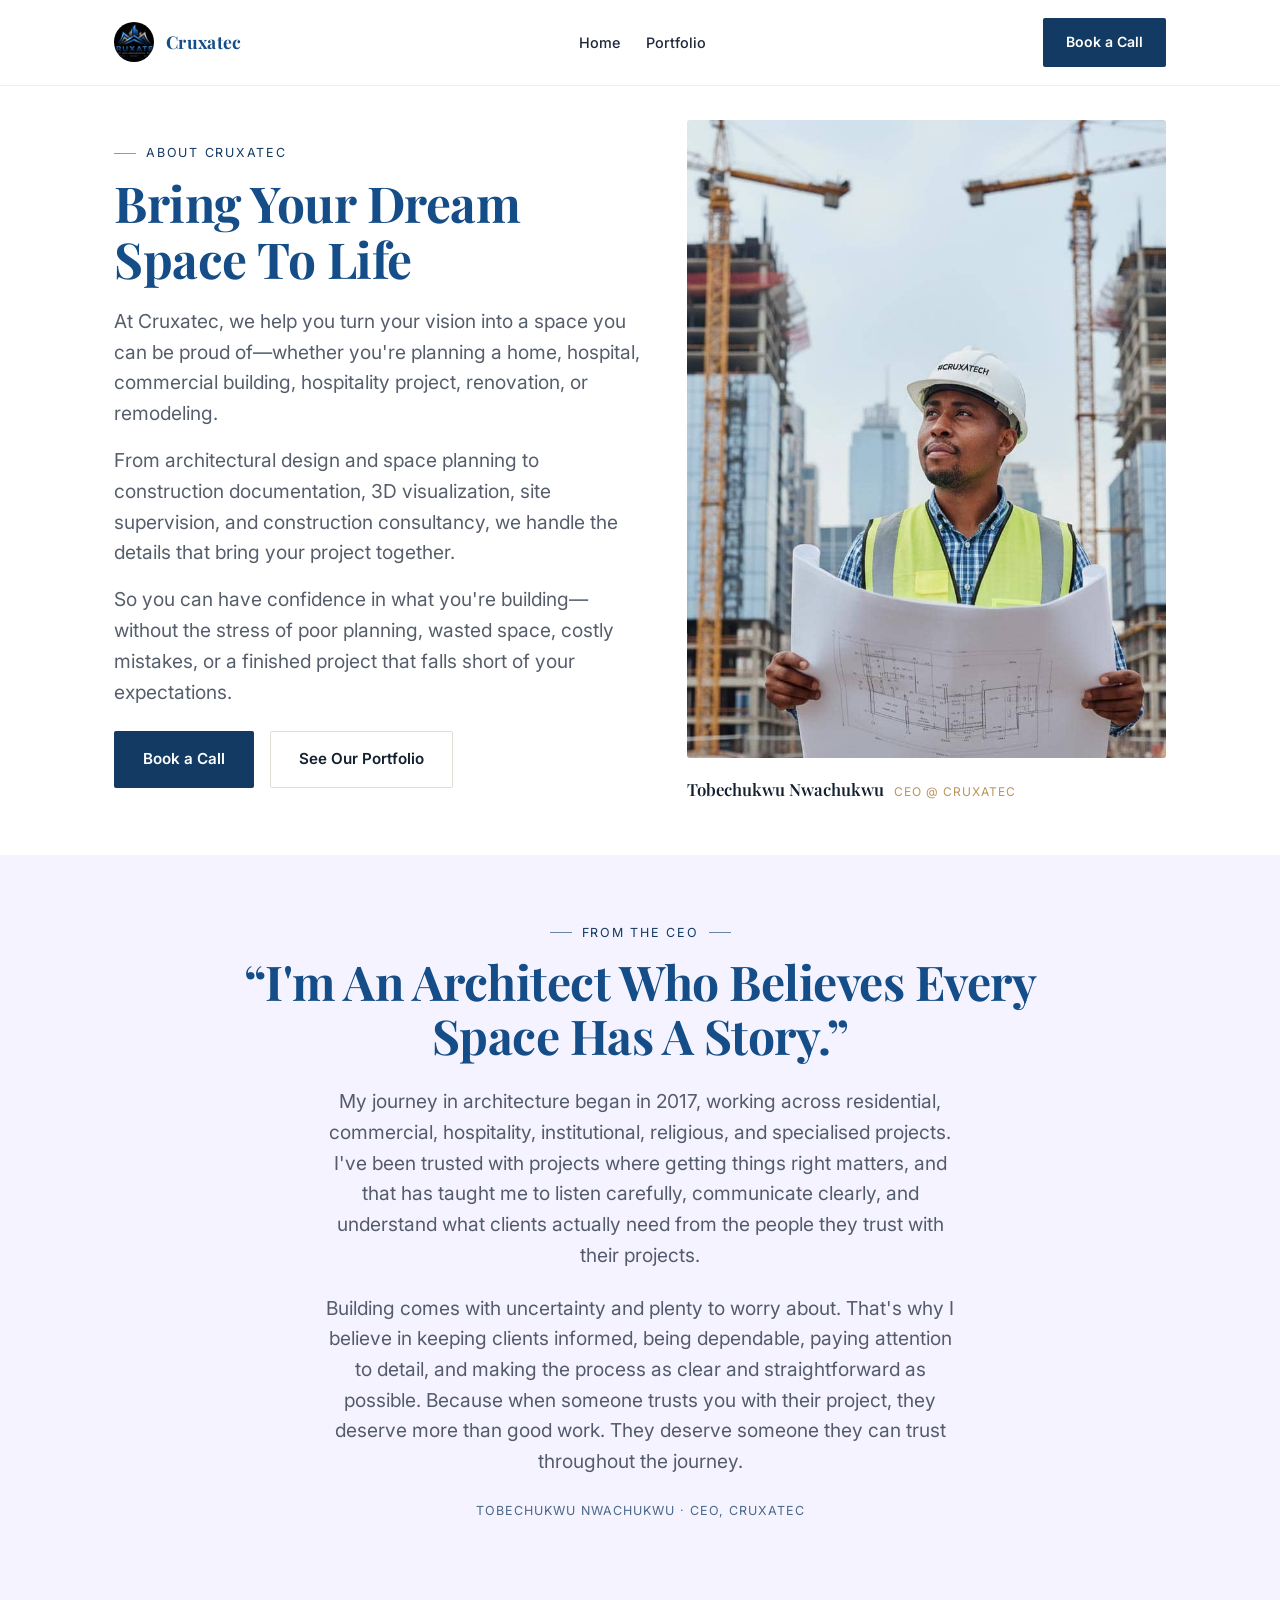
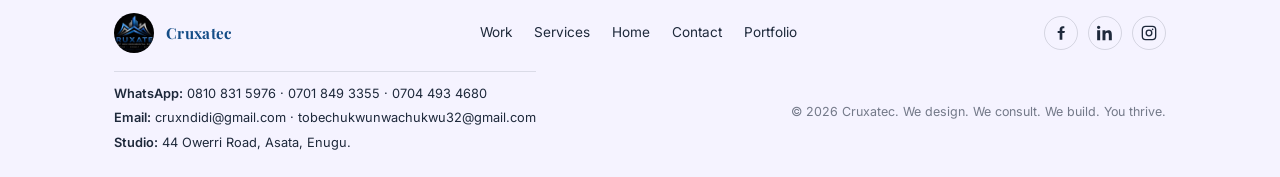
<file: about.html>
<!doctype html>
<html lang="en">
<head>
<script>
  document.documentElement.classList.add('js');
  // Failsafe: if main.js never loads/runs for any reason (blocked,
  // 404, offline, etc.), don't leave the page permanently blank.
  window.addEventListener('load', function () {
    setTimeout(function () {
      var els = document.querySelectorAll('.reveal:not(.is-visible)');
      for (var i = 0; i < els.length; i++) els[i].classList.add('is-visible');
    }, 2500);
  });
</script>
<meta charset="UTF-8">
<meta name="viewport" content="width=device-width, initial-scale=1">
<title>About — Cruxatec</title>
<meta name="description" content="Cruxatec helps you turn your vision into a space you can be proud of — architectural design, consultancy, and construction guidance from concept through completion.">
<link rel="icon" href="assets/img/logo.jpg">
<link rel="preconnect" href="https://fonts.googleapis.com">
<link rel="preconnect" href="https://fonts.gstatic.com" crossorigin>
<link href="https://fonts.googleapis.com/css2?family=Playfair+Display:wght@500;600;700&family=Space+Grotesk:wght@500;600;700&family=Inter:wght@400;500;600;700&display=swap" rel="stylesheet">
<link rel="stylesheet" href="assets/css/style.css">
</head>
<body class="theme-cruxatec">

<!-- ============ MINIMAL NAV ============ -->
<header class="nav about-nav">
  <div class="container">
    <a href="index.html" class="brand"><img src="assets/img/logo.jpg" alt="Cruxatec"> Cruxatec</a>
    <nav>
      <ul class="nav-links">
        <li><a href="index.html">Home</a></li>
        <li><a href="portfolio.html">Portfolio</a></li>
      </ul>
    </nav>
    <div class="nav-actions">
      <a href="https://calendly.com/cruxndidi/30min" target="_blank" rel="noopener" class="btn btn-primary">Book a Call</a>
      <button class="nav-toggle" aria-label="Toggle menu"><span></span></button>
    </div>
  </div>
</header>

<!-- ============ ABOUT INTRO ============ -->
<section class="section section--light about-lead">
  <div class="container">
    <div class="about-intro-grid">
      <div class="reveal">
        <p class="eyebrow">About Cruxatec</p>
        <h1>Bring Your Dream Space To Life</h1>
        <p class="lede">At Cruxatec, we help you turn your vision into a space you can be proud of—whether you're planning a home, hospital, commercial building, hospitality project, renovation, or remodeling.</p>
        <p class="lede">From architectural design and space planning to construction documentation, 3D visualization, site supervision, and construction consultancy, we handle the details that bring your project together.</p>
        <p class="lede">So you can have confidence in what you're building—without the stress of poor planning, wasted space, costly mistakes, or a finished project that falls short of your expectations.</p>
        <div class="btn-row" style="justify-content:flex-start;">
          <a href="https://calendly.com/cruxndidi/30min" target="_blank" rel="noopener" class="btn btn-primary">Book a Call</a>
          <a href="portfolio.html" class="btn btn-outline" style="border-color:var(--paper-line); color:var(--text-dark);">See Our Portfolio</a>
        </div>
      </div>

      <div class="ceo-portrait-wrap reveal">
        <img src="assets/img/ceo-portrait-onsite.jpg" alt="Tobechukwu Nwachukwu, CEO of Cruxatec, on site at a construction project wearing a #CRUXATECH hard hat">
        <p class="ceo-caption"><strong>Tobechukwu Nwachukwu</strong><span>CEO @ Cruxatec</span></p>
      </div>
    </div>
  </div>
</section>

<!-- ============ FROM THE CEO ============ -->
<section class="section section--dark section--compact">
  <div class="container">
    <div class="statement reveal">
      <p class="eyebrow is-center">From The CEO</p>
      <h2>&ldquo;I'm An Architect Who Believes Every Space Has A Story.&rdquo;</h2>
      <p class="lede">My journey in architecture began in 2017, working across residential, commercial, hospitality, institutional, religious, and specialised projects. I've been trusted with projects where getting things right matters, and that has taught me to listen carefully, communicate clearly, and understand what clients actually need from the people they trust with their projects.</p>
      <p class="lede">Building comes with uncertainty and plenty to worry about. That's why I believe in keeping clients informed, being dependable, paying attention to detail, and making the process as clear and straightforward as possible. Because when someone trusts you with their project, they deserve more than good work. They deserve someone they can trust throughout the journey.</p>
      <p class="ceo-signoff">Tobechukwu Nwachukwu &middot; CEO, Cruxatec</p>
    </div>
  </div>
</section>

<!-- ============ FOOTER ============ -->
<footer>
  <div class="container footer-grid">
    <div class="footer-top">
      <a href="index.html" class="brand"><img src="assets/img/logo.jpg" alt="Cruxatec"> Cruxatec</a>
      <ul class="footer-links">
        <li><a href="index.html#work">Work</a></li>
        <li><a href="index.html#services">Services</a></li>
        <li><a href="index.html">Home</a></li>
        <li><a href="index.html#contact">Contact</a></li>
        <li><a href="portfolio.html">Portfolio</a></li>
      </ul>
      <div class="footer-social">
        <a href="https://www.facebook.com/share/1EhqqeWMND/" target="_blank" rel="noopener" aria-label="Cruxatec on Facebook">
          <svg viewBox="0 0 24 24" fill="none"><path d="M14 9V6.5C14 5.67 14.67 5 15.5 5H17V2H14.5C12.01 2 10 4.01 10 6.5V9H7V12H10V22H14V12H17L18 9H14Z" fill="currentColor"/></svg>
        </a>
        <a href="https://www.linkedin.com/in/crux-nwachukwu" target="_blank" rel="noopener" aria-label="Cruxatec on LinkedIn">
          <svg viewBox="0 0 24 24" fill="none"><path d="M4.98 3.5C4.98 4.88 3.87 6 2.49 6C1.11 6 0 4.88 0 3.5C0 2.12 1.11 1 2.49 1C3.87 1 4.98 2.12 4.98 3.5ZM0.24 8H4.74V23H0.24V8ZM8.24 8H12.54V10.06H12.6C13.2 8.92 14.66 7.72 16.84 7.72C21.4 7.72 22.24 10.7 22.24 14.58V23H17.74V15.46C17.74 13.76 17.71 11.58 15.38 11.58C13.02 11.58 12.66 13.42 12.66 15.34V23H8.24V8Z" fill="currentColor"/></svg>
        </a>
        <a href="https://www.instagram.com/cruxnwachukwu" target="_blank" rel="noopener" aria-label="Cruxatec on Instagram">
          <svg viewBox="0 0 24 24" fill="none"><rect x="2" y="2" width="20" height="20" rx="5" stroke="currentColor" stroke-width="2"/><circle cx="12" cy="12" r="4.2" stroke="currentColor" stroke-width="2"/><circle cx="17.4" cy="6.6" r="1.2" fill="currentColor"/></svg>
        </a>
      </div>
    </div>
    <div class="footer-bottom">
      <div class="footer-contact">
        <span><strong>WhatsApp:</strong> <a href="https://wa.me/2348108315976">0810 831 5976</a> · <a href="https://wa.me/2347018493355">0701 849 3355</a> · <a href="https://wa.me/2347044934680">0704 493 4680</a></span>
        <span><strong>Email:</strong> <a href="mailto:cruxndidi@gmail.com">cruxndidi@gmail.com</a> · <a href="mailto:tobechukwunwachukwu32@gmail.com">tobechukwunwachukwu32@gmail.com</a></span>
        <span><strong>Studio:</strong> 44 Owerri Road, Asata, Enugu.</span>
      </div>
      <span class="copyright">&copy; 2026 Cruxatec. We design. We consult. We build. You thrive.</span>
    </div>
  </div>
</footer>

<script src="assets/js/main.js"></script>
</body>
</html>
</file>
<file: assets/css/style.css>
/* =========================================================
   CRUXATEC — Design tokens
   Luxury architectural palette: deep navy, crisp white,
   matte black, brushed gold accents.
   ========================================================= */
:root {
  /* Navy (dark sections) */
  --ink: #0B1B2E;
  --ink-2: #10233A;
  --ink-3: #172E48;
  --ink-line: rgba(201, 178, 138, 0.18);

  /* Crisp white / paper (light sections) */
  --paper: #FFFFFF;
  --paper-2: #F5F3EE;
  --paper-line: #E2DED4;

  /* Matte black */
  --black: #111111;

  /* Text */
  --text-dark: #12202F;
  --text-dark-soft: #55606B;
  --text-light: #F5F3EE;
  --text-light-soft: #B7C0C9;

  /* Brushed gold accent (replaces bright blue) */
  --gold: #B9945C;
  --gold-bright: #D4B172;
  --blue: var(--gold);
  --blue-bright: var(--gold-bright);
  --blue-deep: #8A6E42;
  --silver: #C9B58C;

  /* Type — elegant serif display, clean sans body */
  --font-display: "Playfair Display", "Georgia", serif;
  --font-body: "Inter", -apple-system, "Segoe UI", sans-serif;
  --font-mono: "Inter", "Segoe UI", sans-serif;

  --container: 1180px;
  --edge: clamp(20px, 5vw, 64px);
  --radius: 2px;

  /* Spacing scale — used for consistent, tighter vertical rhythm */
  --sp-1: 8px;
  --sp-2: 12px;
  --sp-3: 18px;
  --sp-4: 24px;
  --sp-5: 32px;
  --sp-6: 44px;
  --sp-7: 64px;
}

* { box-sizing: border-box; }

/* =========================================================
   HOMEPAGE ONLY — "Modern SaaS" theme
   Navy is reserved for the logo + h1/h2 text, and is also the
   single interactive accent (buttons, links, focus rings).
   Every surface runs on white or light-lavender. Scoped to
   body.theme-cruxatec so the About page (separate navy/gold
   theme) is untouched.
   ========================================================= */
body.theme-cruxatec {
  --color-logo-brand: #144D87;
  --color-bg-main: #FFFFFF;
  --color-bg-secondary: #F5F3FF;
  --color-accent-action: #123A63;
  --color-accent-hover: #0B2740;
  --color-text-body: #1E293B;

  background: var(--color-bg-main);
  color: var(--color-text-body);
}

/* All sections become light surfaces: white, or the lavender
   "secondary" tint standing in for the old dark/dim sections. */
body.theme-cruxatec .section--light,
body.theme-cruxatec .section--dark,
body.theme-cruxatec .section--dim {
  background: var(--color-bg-main);
  color: var(--color-text-body);
}
body.theme-cruxatec .section--dark,
body.theme-cruxatec .section--dim {
  background: var(--color-bg-secondary);
}
body.theme-cruxatec .section--light::before { display: none; }
body.theme-cruxatec .text-soft,
body.theme-cruxatec .lede,
body.theme-cruxatec .section--dark .lede,
body.theme-cruxatec .section--dim .lede {
  color: var(--color-text-body);
  opacity: 0.75;
}

/* Headings — navy, reserved for h1/h2 only */
body.theme-cruxatec h1,
body.theme-cruxatec h2 {
  color: var(--color-logo-brand);
}
body.theme-cruxatec .hero h1 .accent {
  background: none;
  -webkit-background-clip: initial;
  background-clip: initial;
  -webkit-text-fill-color: currentColor;
  color: var(--color-logo-brand);
}
body.theme-cruxatec h3 { color: var(--color-text-body); }

/* Eyebrow labels + links + focus rings = navy accent */
body.theme-cruxatec .eyebrow { color: var(--color-accent-action); text-shadow: none; }
body.theme-cruxatec a:hover { color: var(--color-accent-action); }
body.theme-cruxatec :focus-visible { outline-color: var(--color-accent-action); }

/* Buttons */
body.theme-cruxatec .btn-primary {
  background: var(--color-accent-action);
  color: #fff;
}
body.theme-cruxatec .btn-primary:hover { background: var(--color-accent-hover); filter: none; }
body.theme-cruxatec .btn-outline {
  border-color: var(--color-accent-action);
  color: var(--color-accent-action);
}
body.theme-cruxatec .btn-outline:hover {
  background: var(--color-accent-action);
  color: #fff;
  border-color: var(--color-accent-action);
}

/* Nav — always a clean white bar so the navy logo anchors it */
body.theme-cruxatec .nav,
body.theme-cruxatec .nav.is-scrolled {
  background: var(--color-bg-main);
  box-shadow: 0 1px 0 rgba(30,41,59,0.08);
}
body.theme-cruxatec .brand { color: var(--color-logo-brand); }
body.theme-cruxatec .nav-links { color: var(--color-text-body); }
body.theme-cruxatec .nav-links a:hover { color: var(--color-accent-action); }
body.theme-cruxatec .nav-toggle { color: var(--color-text-body); }
@media (max-width: 880px) {
  body.theme-cruxatec .nav-links {
    background: var(--color-bg-main);
    box-shadow: 0 12px 30px rgba(30,41,59,0.14);
  }
}

/* Hero — text sits directly on the video/image, no card behind
   it. A soft dark gradient overlay keeps the white headline and
   lede legible against whatever is playing behind them. */
body.theme-cruxatec .hero {
  background: var(--color-bg-secondary);
}
body.theme-cruxatec .hero-overlay {
  background:
    radial-gradient(ellipse 60% 50% at 50% 46%, rgba(8,16,28,0.42) 0%, rgba(8,16,28,0.18) 55%, transparent 78%),
    linear-gradient(180deg, rgba(8,16,28,0.4) 0%, rgba(8,16,28,0.12) 30%, rgba(8,16,28,0.22) 68%, rgba(8,16,28,0.58) 100%);
}
body.theme-cruxatec .hero h1,
body.theme-cruxatec .hero h1 .accent {
  color: #FFFFFF;
  -webkit-text-fill-color: currentColor;
  background: none;
  text-shadow: 0 2px 22px rgba(0,0,0,0.4);
}
body.theme-cruxatec .hero p.lede {
  color: #FFFFFF;
  opacity: 0.92;
  text-shadow: 0 2px 14px rgba(0,0,0,0.4);
}

/* Stats strip — lightweight, lives at the end of Our Work, not
   its own section */
body.theme-cruxatec .stats-strip {
  display: flex;
  flex-wrap: wrap;
  justify-content: center;
  gap: clamp(28px, 6vw, 72px);
  margin-top: var(--sp-6);
  padding-top: var(--sp-5);
  border-top: 1px solid rgba(30,41,59,0.1);
  text-align: center;
}
body.theme-cruxatec .stats-strip .stat-num {
  display: block;
  font-family: var(--font-display);
  font-weight: 700;
  font-size: clamp(1.7rem, 3vw, 2.3rem);
  color: var(--color-logo-brand);
}
body.theme-cruxatec .stats-strip .stat-label {
  display: block;
  font-size: 0.85rem;
  color: var(--color-text-body);
  opacity: 0.68;
  letter-spacing: 0.01em;
  margin-top: 4px;
}

/* Services — four simple blocks: bold header + description,
   no boxed cards, sitting on the lavender panel */
body.theme-cruxatec .services-blocks {
  display: grid;
  grid-template-columns: repeat(2, 1fr);
  gap: var(--sp-6) var(--sp-5);
  max-width: 920px;
  margin: 0 auto;
}
body.theme-cruxatec .service-block h3 {
  font-family: var(--font-display);
  font-weight: 600;
  font-size: 1.2rem;
  margin: 0 0 8px;
  position: relative;
  padding-left: 18px;
}
body.theme-cruxatec .service-block h3::before {
  content: "";
  position: absolute;
  left: 0; top: 0.4em;
  width: 10px; height: 2px;
  background: var(--color-accent-action);
}
body.theme-cruxatec .service-block p {
  margin: 0;
  font-size: 0.98rem;
  color: var(--color-text-body);
  opacity: 0.75;
}
@media (max-width: 700px) {
  body.theme-cruxatec .services-blocks { grid-template-columns: 1fr; text-align: center; }
  body.theme-cruxatec .service-block h3 { padding-left: 0; }
  body.theme-cruxatec .service-block h3::before { display: none; }
}

/* Cards / panels — lavender tint, never navy, never boxed hard */
body.theme-cruxatec .cta-panel {
  background: var(--color-bg-secondary);
  border: none;
}
body.theme-cruxatec .problem-fig img,
body.theme-cruxatec .approach-figs img { box-shadow: 0 16px 40px rgba(30,41,59,0.12); }

/* Footer — lavender panel per spec, charcoal text, navy hover */
body.theme-cruxatec footer {
  background: var(--color-bg-secondary);
  color: var(--color-text-body);
  border-top: none;
}
body.theme-cruxatec footer a { color: var(--color-text-body); }
body.theme-cruxatec footer a:hover { color: var(--color-accent-action); }
body.theme-cruxatec .footer-social a {
  border-color: rgba(30,41,59,0.15);
  color: var(--color-text-body);
}
body.theme-cruxatec .footer-social a:hover {
  color: var(--color-accent-action);
  border-color: var(--color-accent-action);
  transform: translateY(-2px);
}
body.theme-cruxatec .footer-contact { border-top-color: rgba(30,41,59,0.12); }
body.theme-cruxatec .footer-contact strong { color: var(--color-text-body); }
body.theme-cruxatec .copyright { color: var(--color-text-body); opacity: 0.6; }

/* No hard divider shapes between sections — color alternation
   alone handles the transitions */
body.theme-cruxatec .skyline-divider { display: none; }

html { scroll-behavior: smooth; }
@media (prefers-reduced-motion: reduce) {
  html { scroll-behavior: auto; }
  * { animation-duration: 0.01ms !important; animation-iteration-count: 1 !important; transition-duration: 0.01ms !important; scroll-behavior: auto !important; }
}

body {
  margin: 0;
  background: var(--paper);
  color: var(--text-dark);
  font-family: var(--font-body);
  font-size: 16px;
  line-height: 1.6;
  -webkit-font-smoothing: antialiased;
}

img { max-width: 100%; display: block; }
a { color: inherit; text-decoration: none; }
button { font-family: inherit; cursor: pointer; }

:focus-visible {
  outline: 2px solid var(--blue-bright);
  outline-offset: 3px;
}

.container {
  max-width: var(--container);
  margin: 0 auto;
  padding: 0 var(--edge);
}

/* =========================================================
   Eyebrow / mono labels — blueprint annotation style
   ========================================================= */
.eyebrow {
  font-family: var(--font-mono);
  font-size: 12.5px;
  letter-spacing: 0.14em;
  text-transform: uppercase;
  color: var(--blue);
  display: inline-flex;
  align-items: center;
  gap: 10px;
  margin: 0 0 var(--sp-2);
}
.eyebrow::before {
  content: "";
  width: 22px;
  height: 1px;
  background: var(--blue);
  display: block;
}
.section--dark .eyebrow { color: var(--blue-bright); }
.eyebrow.is-center { justify-content: center; }
.eyebrow.is-center::before,
.eyebrow.is-center::after { content: ""; width: 22px; height: 1px; background: currentColor; opacity: 0.6; }

/* =========================================================
   Section rhythm — alternating ink / blueprint
   ========================================================= */
.section {
  position: relative;
  padding: clamp(48px, 7vw, 92px) 0;
}
.section--light { background: var(--paper); color: var(--text-dark); }
.section--dark { background: var(--ink); color: var(--text-light); }
.section--dark .text-soft { color: var(--text-light-soft); }
.section--light .text-soft { color: var(--text-dark-soft); }

/* Dimmed variant — same family as --dark but noticeably lighter/softer,
   used where we want the dark tone without it dominating the page. */
.section--dim { background: var(--ink-2); color: var(--text-light); }
.section--dim .eyebrow { color: var(--blue-bright); }
.section--dim .lede { color: var(--text-light-soft); }

/* Compact vertical rhythm for smaller, denser sections */
.section--compact { padding: clamp(36px, 5vw, 60px) 0; }

/* Faint drafting grid on light sections */
.section--light::before {
  content: "";
  position: absolute;
  inset: 0;
  background-image:
    linear-gradient(var(--paper-line) 1px, transparent 1px),
    linear-gradient(90deg, var(--paper-line) 1px, transparent 1px);
  background-size: 64px 64px;
  opacity: 0.35;
  pointer-events: none;
  mask-image: radial-gradient(ellipse 80% 60% at 50% 0%, black 0%, transparent 75%);
}

.section-head {
  max-width: 760px;
  margin: 0 auto var(--sp-5);
  text-align: center;
}
.section-head h2 {
  margin: 0;
}
.section-head p {
  margin: var(--sp-2) auto 0;
  max-width: 620px;
  font-size: 1.05rem;
}

h1, h2, h3, h4 {
  font-family: var(--font-display);
  font-weight: 700;
  line-height: 1.12;
  letter-spacing: -0.01em;
  margin: 0 0 0.5em;
}
h2 { font-size: clamp(1.9rem, 3.4vw, 2.7rem); }
h3 { font-size: clamp(1.25rem, 2vw, 1.5rem); }
p { margin: 0 0 1em; }
.lede { font-size: clamp(1.05rem, 1.6vw, 1.2rem); color: var(--text-dark-soft); }
.section--dark .lede { color: var(--text-light-soft); }

/* Skyline divider — the repeated brand motif between sections */
.skyline-divider {
  width: 100%;
  height: 46px;
  display: block;
  overflow: hidden;
  line-height: 0;
}
.skyline-divider svg { width: 100%; height: 100%; display: block; }

/* =========================================================
   Buttons
   ========================================================= */
.btn {
  display: inline-flex;
  align-items: center;
  gap: 10px;
  padding: 15px 28px;
  font-family: var(--font-body);
  font-weight: 600;
  font-size: 0.95rem;
  border-radius: var(--radius);
  border: 1px solid transparent;
  transition: transform 0.18s ease, background 0.18s ease, border-color 0.18s ease, color 0.18s ease;
  white-space: nowrap;
}
.btn:hover { transform: translateY(-2px); }
.btn-primary {
  background: linear-gradient(135deg, var(--blue-bright), var(--blue));
  color: #0A1F35;
}
.btn-primary:hover { filter: brightness(1.06); }
.btn-outline {
  border-color: var(--ink-line);
  color: var(--text-light);
}
.section--light .btn-outline { border-color: var(--paper-line); color: var(--text-dark); }
.btn-outline:hover { border-color: var(--blue-bright); color: var(--blue-bright); }
.section--light .btn-outline:hover { color: var(--blue); border-color: var(--blue); }

.btn-row {
  display: flex;
  gap: 16px;
  flex-wrap: wrap;
  align-items: center;
  justify-content: center;
}

/* =========================================================
   Nav
   ========================================================= */
.nav {
  position: fixed;
  top: 0; left: 0; right: 0;
  z-index: 100;
  padding: 18px 0;
  background: transparent;
  transition: background 0.3s ease, padding 0.3s ease, box-shadow 0.3s ease;
}
.nav.is-scrolled {
  background: rgba(11, 27, 46, 0.9);
  backdrop-filter: blur(10px);
  padding: 12px 0;
  box-shadow: 0 1px 0 var(--ink-line);
}
.nav .container {
  display: flex;
  align-items: center;
  justify-content: space-between;
  gap: 24px;
}
.brand {
  display: flex;
  align-items: center;
  gap: 12px;
  font-family: var(--font-display);
  font-weight: 700;
  font-size: 1.1rem;
  color: var(--text-light);
  letter-spacing: 0.02em;
}
.brand img {
  width: 40px;
  height: 40px;
  object-fit: cover;
  border-radius: 50%;
}
.nav-links {
  display: flex;
  gap: 26px;
  list-style: none;
  margin: 0; padding: 0;
  font-size: 0.9rem;
  font-weight: 500;
  color: var(--text-light-soft);
}
.nav-links a:hover { color: var(--text-light); }
.nav-actions { display: flex; align-items: center; gap: 18px; }
.nav .btn-primary { padding: 12px 22px; font-size: 0.88rem; }
.nav-toggle {
  display: none;
  background: none; border: 0;
  width: 40px; height: 40px;
  color: var(--text-light);
}
.nav-toggle span, .nav-toggle span::before, .nav-toggle span::after {
  content: "";
  display: block;
  width: 22px; height: 2px;
  background: currentColor;
  margin: 0 auto;
  position: relative;
  transition: transform 0.2s ease;
}
.nav-toggle span::before { position: absolute; top: -7px; }
.nav-toggle span::after { position: absolute; top: 7px; }

@media (max-width: 880px) {
  .nav-links { position: fixed; inset: 64px 0 0 0; background: var(--ink); flex-direction: column; align-items: center; justify-content: center; gap: 30px; font-size: 1.2rem; transform: translateY(-8px); opacity: 0; pointer-events: none; transition: opacity 0.25s ease, transform 0.25s ease; }
  body.nav-open .nav-links { opacity: 1; pointer-events: auto; transform: translateY(0); }
  .nav-toggle { display: block; }
  .nav-actions .btn-primary { display: none; }
}

/* =========================================================
   Hero — full-bleed background video
   ========================================================= */
.hero {
  position: relative;
  background: var(--ink);
  color: var(--text-light);
  min-height: 100vh;
  display: flex;
  align-items: center;
  overflow: hidden;
}
.hero-video {
  position: absolute;
  inset: 0;
  z-index: 0;
  width: 100%;
  height: 100%;
  object-fit: cover;
  opacity: 0;
}
.hero-video.is-active {
  z-index: 1;
  opacity: 1;
}
.hero-sound-toggle {
  position: absolute;
  z-index: 3;
  right: 24px;
  bottom: 28px;
  width: 42px;
  height: 42px;
  display: flex;
  align-items: center;
  justify-content: center;
  border-radius: 50%;
  border: 1px solid rgba(255,255,255,0.5);
  background: rgba(11,20,32,0.35);
  backdrop-filter: blur(4px);
  color: #fff;
  cursor: pointer;
  transition: background 0.2s ease, border-color 0.2s ease, transform 0.2s ease;
}
.hero-sound-toggle:hover { transform: translateY(-2px); border-color: rgba(255,255,255,0.85); }
.hero-sound-toggle svg { width: 20px; height: 20px; }
.hero-overlay {
  position: absolute;
  inset: 0;
  z-index: 1;
  background:
    radial-gradient(ellipse 65% 50% at 50% 46%, rgba(11,20,32,0.38) 0%, rgba(11,20,32,0.14) 55%, transparent 78%),
    linear-gradient(180deg, rgba(11,20,32,0.35) 0%, rgba(11,20,32,0.08) 30%, rgba(11,20,32,0.18) 68%, rgba(11,20,32,0.62) 100%);
  pointer-events: none;
}
.hero .container.hero-copy-wrap { position: relative; z-index: 2; width: 100%; }
.hero-copy {
  max-width: 780px;
  margin: 0 auto;
  text-align: center;
  padding-top: 40px;
}
.hero h1 {
  font-size: clamp(2.3rem, 5.6vw, 4.1rem);
  margin-bottom: 0.35em;
  text-shadow: 0 2px 24px rgba(0,0,0,0.35);
  transition: opacity 0.6s ease, transform 0.6s ease;
}
.hero h1.is-swapping { opacity: 0; transform: translateY(8px); }
.hero h1 .accent {
  background: linear-gradient(100deg, var(--blue-bright), var(--silver));
  -webkit-background-clip: text;
  background-clip: text;
  color: transparent;
}
.hero .sub {
  font-family: var(--font-display);
  font-size: clamp(1.15rem, 2vw, 1.5rem);
  font-weight: 500;
  color: var(--text-light);
  margin-bottom: 0.6em;
  text-shadow: 0 2px 16px rgba(0,0,0,0.4);
}
.hero p.lede { max-width: 620px; margin-left: auto; margin-right: auto; text-shadow: 0 2px 14px rgba(0,0,0,0.45); }
.hero .eyebrow { text-shadow: 0 1px 10px rgba(0,0,0,0.5); }
@media (max-width: 620px) {
  .hero-copy { padding-top: 84px; }
}

/* =========================================================
   Statement blocks (Problem / Why)
   ========================================================= */
.statement {
  max-width: 880px;
  margin: 0 auto;
  text-align: center;
}
.statement h2 { font-size: clamp(1.9rem, 4vw, 3rem); }
.statement .lede { max-width: 640px; margin: 22px auto 0; }

/* =========================================================
   Problem — compact, text + image side by side
   ========================================================= */
.problem-grid {
  display: grid;
  grid-template-columns: 1.1fr 0.9fr;
  gap: var(--sp-6);
  align-items: center;
}
.problem-fig img {
  border-radius: 3px;
  object-fit: cover;
  width: 100%;
  height: 100%;
  aspect-ratio: 3/4;
}
@media (max-width: 880px) {
  .problem-grid { grid-template-columns: 1fr; text-align: center; }
  .problem-fig { order: -1; }
}

/* =========================================================
   Approach — split, centered pair
   ========================================================= */
.approach-grid {
  display: grid;
  grid-template-columns: 1fr 1fr;
  gap: var(--sp-6);
  align-items: center;
}
.approach-figs {
  display: grid;
  grid-template-columns: 1fr 1fr;
  gap: 16px;
}
.approach-figs img { border-radius: 3px; object-fit: cover; height: 100%; }
.approach-figs .tall { grid-row: span 2; height: 100%; aspect-ratio: 3/4.4; }
.approach-figs .short { aspect-ratio: 4/3; }
@media (max-width: 880px) {
  .approach-grid { grid-template-columns: 1fr; }
  .approach-figs { order: -1; }
}

/* =========================================================
   Services — compact three-column list
   ========================================================= */
.services-list {
  list-style: none;
  margin: 0;
  padding: 0;
  display: grid;
  grid-template-columns: repeat(3, 1fr);
  gap: 0 var(--sp-5);
}
.services-list li {
  padding: 13px 0;
  border-bottom: 1px solid var(--ink-line);
  font-size: 0.98rem;
  color: var(--text-light-soft);
  position: relative;
  padding-left: 22px;
}
.services-list li::before {
  content: "—";
  position: absolute;
  left: 0;
  color: var(--gold);
}
@media (max-width: 940px) {
  .services-list { grid-template-columns: repeat(2, 1fr); }
}
@media (max-width: 560px) {
  .services-list { grid-template-columns: 1fr; }
}

/* =========================================================
   Work gallery — staggered mosaic mixing interiors with real
   on-site construction work, sized for more visual presence
   ========================================================= */
.work-gallery {
  display: grid;
  grid-template-columns: repeat(4, 1fr);
  grid-auto-rows: minmax(150px, 1fr);
  gap: var(--sp-3);
  grid-template-areas:
    "a a b c"
    "a a d d"
    "e f f g"
    "e h h g";
}
.work-gallery > div {
  border-radius: 3px;
  overflow: hidden;
  position: relative;
}
.work-gallery img {
  width: 100%;
  height: 100%;
  object-fit: cover;
  transition: transform 0.5s ease;
}
.work-gallery > div:hover img { transform: scale(1.06); }
.work-gallery .g-a { grid-area: a; }
.work-gallery .g-b { grid-area: b; }
.work-gallery .g-c { grid-area: c; }
.work-gallery .g-d { grid-area: d; }
.work-gallery .g-e { grid-area: e; }
.work-gallery .g-f { grid-area: f; }
.work-gallery .g-g { grid-area: g; }
.work-gallery .g-h { grid-area: h; }
@media (max-width: 780px) {
  .work-gallery {
    grid-template-columns: repeat(2, 1fr);
    grid-auto-rows: minmax(160px, 220px);
    grid-template-areas:
      "a a"
      "a a"
      "b c"
      "d d"
      "e f"
      "g g"
      "h h";
  }
}

/* =========================================================
   Why Cruxatec + Get In Touch — merged, side by side
   ========================================================= */
.cta-grid {
  display: grid;
  grid-template-columns: 1fr 1fr;
  gap: var(--sp-6);
  align-items: center;
}
.cta-panel {
  background: var(--paper-2);
  border: 1px solid var(--paper-line);
  border-radius: 4px;
  padding: clamp(28px, 3.4vw, 40px);
  text-align: left;
}
.cta-panel .eyebrow { margin-bottom: 14px; }
.cta-panel h3 {
  font-family: var(--font-display);
  font-weight: 700;
  font-size: clamp(1.35rem, 2.4vw, 1.8rem);
  margin: 0 0 14px;
  line-height: 1.18;
}
@media (max-width: 880px) {
  .cta-grid { grid-template-columns: 1fr; text-align: center; }
  .cta-panel { text-align: left; }
}

/* =========================================================
   Footer — brand/nav row + social + compact contact line + copyright
   ========================================================= */
footer {
  background: var(--ink);
  color: var(--text-light-soft);
  padding: var(--sp-5) 0 var(--sp-4);
  border-top: 1px solid var(--ink-line);
}
footer .container.footer-grid {
  display: flex;
  flex-direction: column;
  gap: var(--sp-3);
}
.footer-top {
  display: flex;
  align-items: center;
  justify-content: space-between;
  gap: var(--sp-4);
  flex-wrap: wrap;
  font-size: 0.85rem;
}
footer .brand { font-size: 0.95rem; }
.footer-links { display: flex; gap: 22px; list-style: none; padding: 0; margin: 0; }
.footer-links a:hover { color: var(--text-light); }

.footer-social {
  display: flex;
  align-items: center;
  gap: 10px;
}
.footer-social a {
  display: flex;
  align-items: center;
  justify-content: center;
  width: 34px;
  height: 34px;
  border: 1px solid var(--ink-line);
  border-radius: 50%;
  color: var(--text-light-soft);
  transition: color 0.2s ease, border-color 0.2s ease, transform 0.2s ease;
}
.footer-social a svg { width: 16px; height: 16px; }
.footer-social a:hover {
  color: var(--blue-bright);
  border-color: var(--blue-bright);
  transform: translateY(-2px);
}

.footer-bottom {
  display: flex;
  align-items: center;
  justify-content: space-between;
  gap: var(--sp-3);
  flex-wrap: wrap;
}

.footer-contact {
  display: flex;
  flex-direction: column;
  gap: 4px;
  font-size: 0.8rem;
  padding-top: var(--sp-2);
  border-top: 1px solid var(--ink-line);
}
.footer-contact a { color: var(--text-light-soft); }
.footer-contact a:hover { color: var(--blue-bright); }
.footer-contact strong { color: var(--text-light); font-weight: 600; }

.copyright { font-size: 0.78rem; opacity: 0.75; }

@media (max-width: 620px) {
  .footer-top { flex-direction: column; text-align: center; }
  .footer-links { justify-content: center; flex-wrap: wrap; }
  .footer-bottom { flex-direction: column; text-align: center; }
}

/* =========================================================
   Reveal-on-scroll (subtle, respects reduced motion)
   NOTE: content is visible by default. Only hidden if the
   "js" class (added by a blocking inline script in <head>)
   is present, so a JS failure never blanks the page.
   ========================================================= */
.js .reveal {
  opacity: 0;
  transform: translateY(18px);
  transition: opacity 0.7s ease, transform 0.7s ease;
}
.reveal.is-visible { opacity: 1; transform: translateY(0); }

/* =========================================================
   About page — new luxury layout
   ========================================================= */
.about-lead {
  padding-top: clamp(96px, 11vw, 120px);
  padding-bottom: clamp(32px, 5vw, 52px);
}
.about-intro-grid {
  display: grid;
  grid-template-columns: 1.05fr 0.95fr;
  gap: var(--sp-6);
  align-items: center;
}
.about-intro-grid h1 {
  font-size: clamp(2.1rem, 4.2vw, 3.1rem);
  margin-bottom: 0.4em;
}
.about-intro-grid .lede { margin-bottom: 0.85em; }
.about-intro-grid .lede:last-of-type { margin-bottom: var(--sp-4); }

.ceo-portrait-wrap img {
  width: 100%;
  border-radius: 3px;
  object-fit: cover;
  aspect-ratio: 3/4;
  transition: transform 0.6s ease;
}
.ceo-portrait-wrap:hover img { transform: scale(1.02); }
.ceo-caption {
  margin: var(--sp-3) 0 0;
  display: flex;
  align-items: baseline;
  gap: 10px;
  font-size: 0.95rem;
}
.ceo-caption strong {
  font-family: var(--font-display);
  font-weight: 600;
  font-size: 1.05rem;
  color: var(--text-dark);
}
.ceo-caption span {
  color: var(--gold);
  font-family: var(--font-mono);
  font-size: 12px;
  letter-spacing: 0.08em;
  text-transform: uppercase;
}
.ceo-signoff {
  margin: var(--sp-4) 0 0;
  font-family: var(--font-mono);
  font-size: 12.5px;
  letter-spacing: 0.08em;
  text-transform: uppercase;
  color: var(--blue-bright);
  opacity: 0.9;
}
body.theme-cruxatec .ceo-signoff { color: var(--color-accent-action); opacity: 0.75; }
@media (max-width: 880px) {
  .about-intro-grid { grid-template-columns: 1fr; text-align: center; }
  .about-intro-grid .btn-row { justify-content: center !important; }
  .ceo-portrait-wrap { max-width: 340px; margin: 0 auto; }
  .ceo-caption { justify-content: center; }
}

/* Minimal top bar for the About page */
.about-nav .nav-links { gap: 26px; }

/* =========================================================
   Portfolio page — placeholder gallery grid + centered CTA
   ========================================================= */
.portfolio-grid {
  display: grid;
  grid-template-columns: repeat(3, 1fr);
  gap: var(--sp-3);
}
.portfolio-item {
  aspect-ratio: 4/3;
  border-radius: 3px;
  overflow: hidden;
  position: relative;
  background: var(--paper-2);
}
.portfolio-item img,
.portfolio-item video {
  width: 100%;
  height: 100%;
  object-fit: cover;
  display: block;
  transition: transform 0.5s ease;
}
.portfolio-item:hover img { transform: scale(1.05); }

/* Placeholder variant — kept for future empty tiles */
.portfolio-item.is-placeholder {
  border: 1.5px dashed var(--paper-line);
  display: flex;
  flex-direction: column;
  align-items: center;
  justify-content: center;
  gap: 6px;
  color: var(--text-dark-soft);
  font-family: var(--font-mono);
  font-size: 12.5px;
  letter-spacing: 0.08em;
  text-transform: uppercase;
  text-align: center;
  transition: border-color 0.2s ease, color 0.2s ease;
}
.portfolio-item.is-placeholder span {
  font-family: var(--font-display);
  font-size: 1.8rem;
  line-height: 1;
  color: var(--paper-line);
  transition: color 0.2s ease;
}
.portfolio-item.is-placeholder:hover { border-color: var(--blue); color: var(--blue); }
.portfolio-item.is-placeholder:hover span { color: var(--blue); }
@media (max-width: 880px) {
  .portfolio-grid { grid-template-columns: repeat(2, 1fr); }
}
@media (max-width: 560px) {
  .portfolio-grid { grid-template-columns: 1fr; }
}

.portfolio-cta {
  max-width: 620px;
  margin: 0 auto;
  text-align: center;
}
.portfolio-cta .eyebrow.is-center { margin-bottom: 10px; }
.portfolio-cta h2 { margin-bottom: 10px; }
.portfolio-cta .lede { margin-bottom: var(--sp-4); }
</file>
